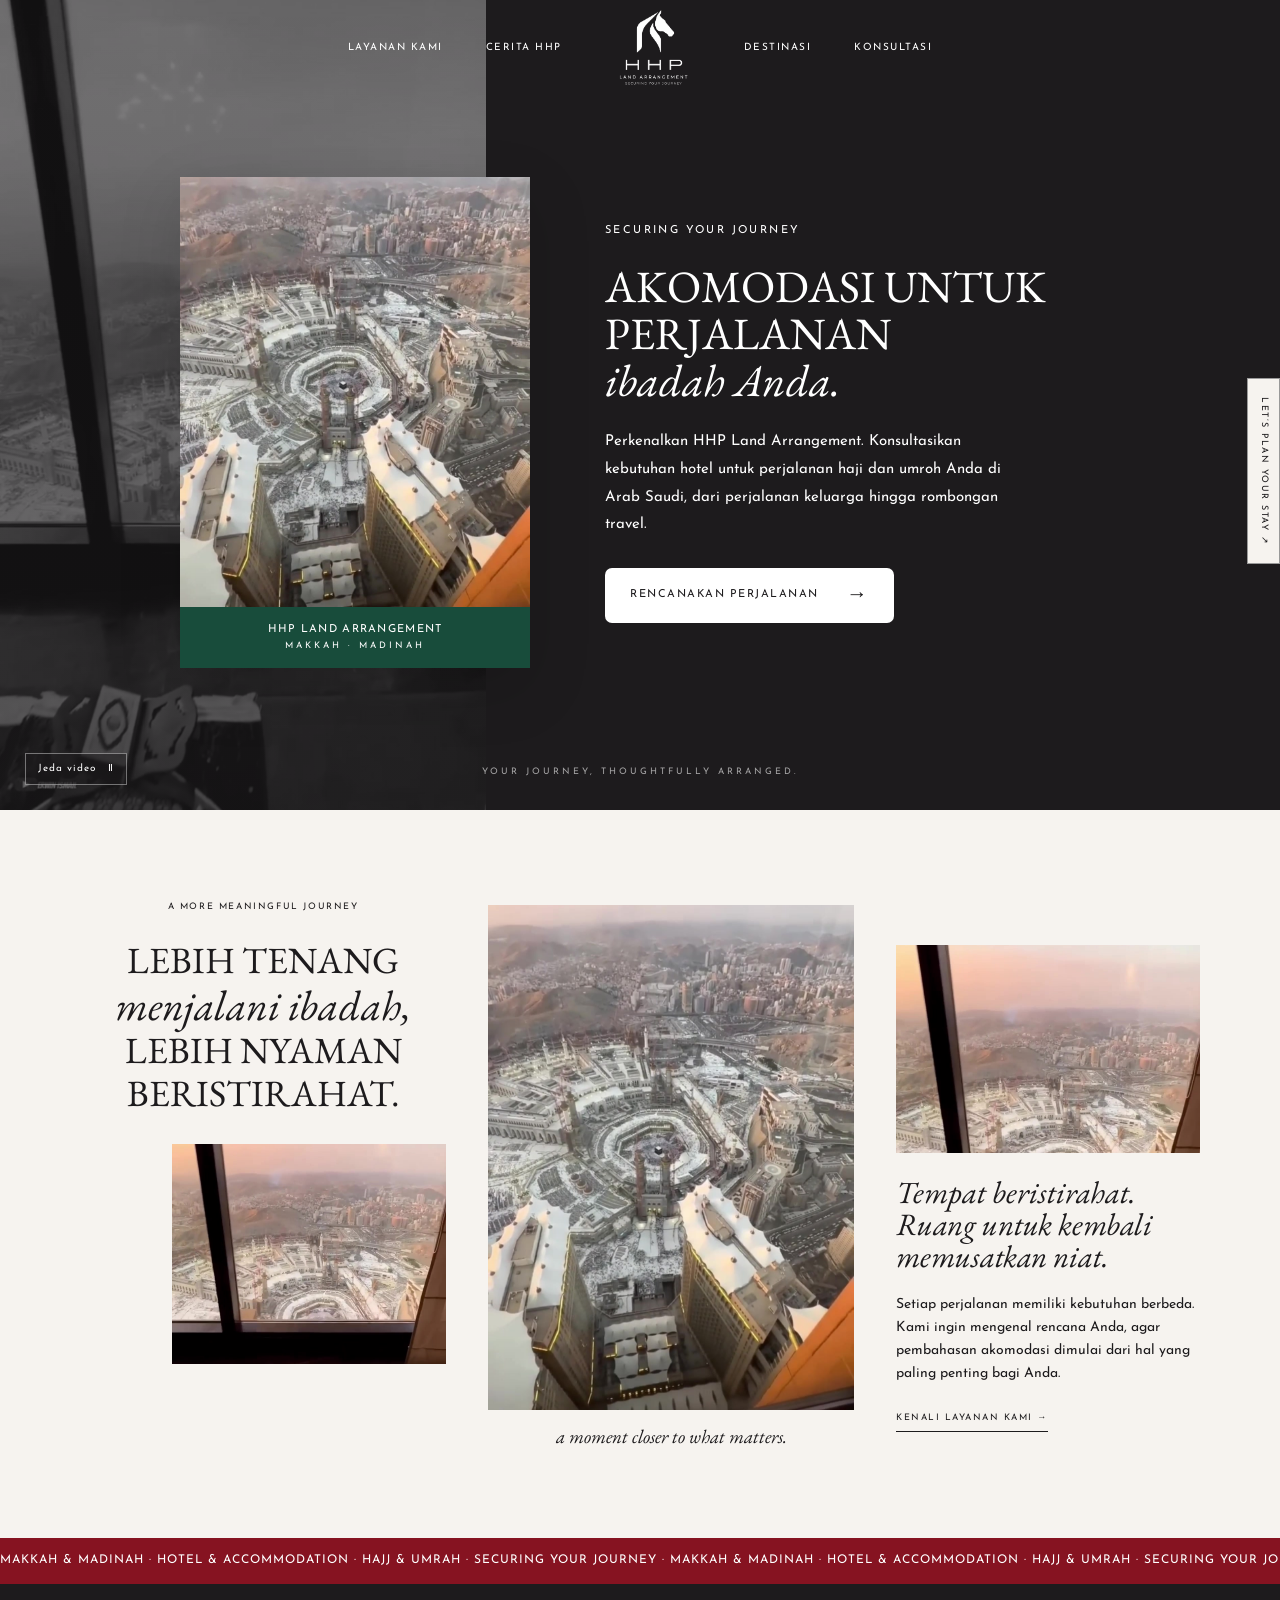
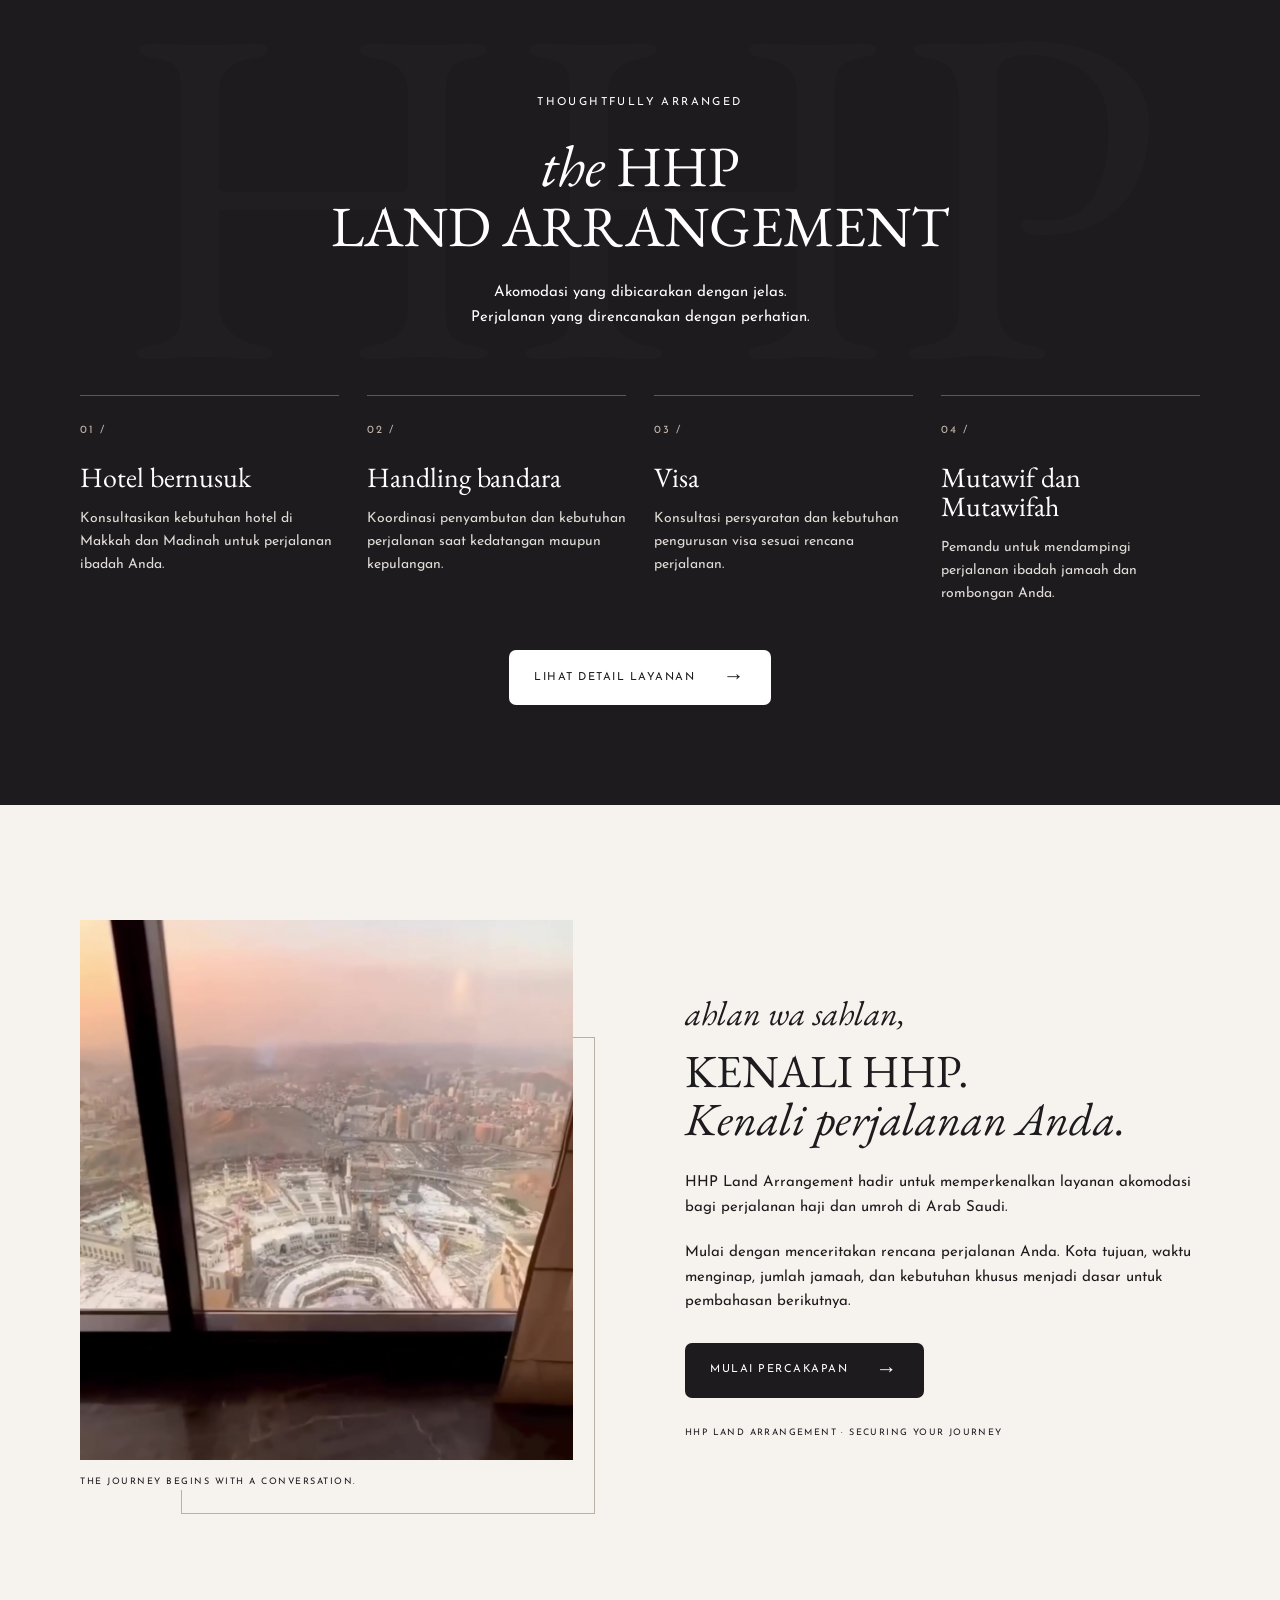
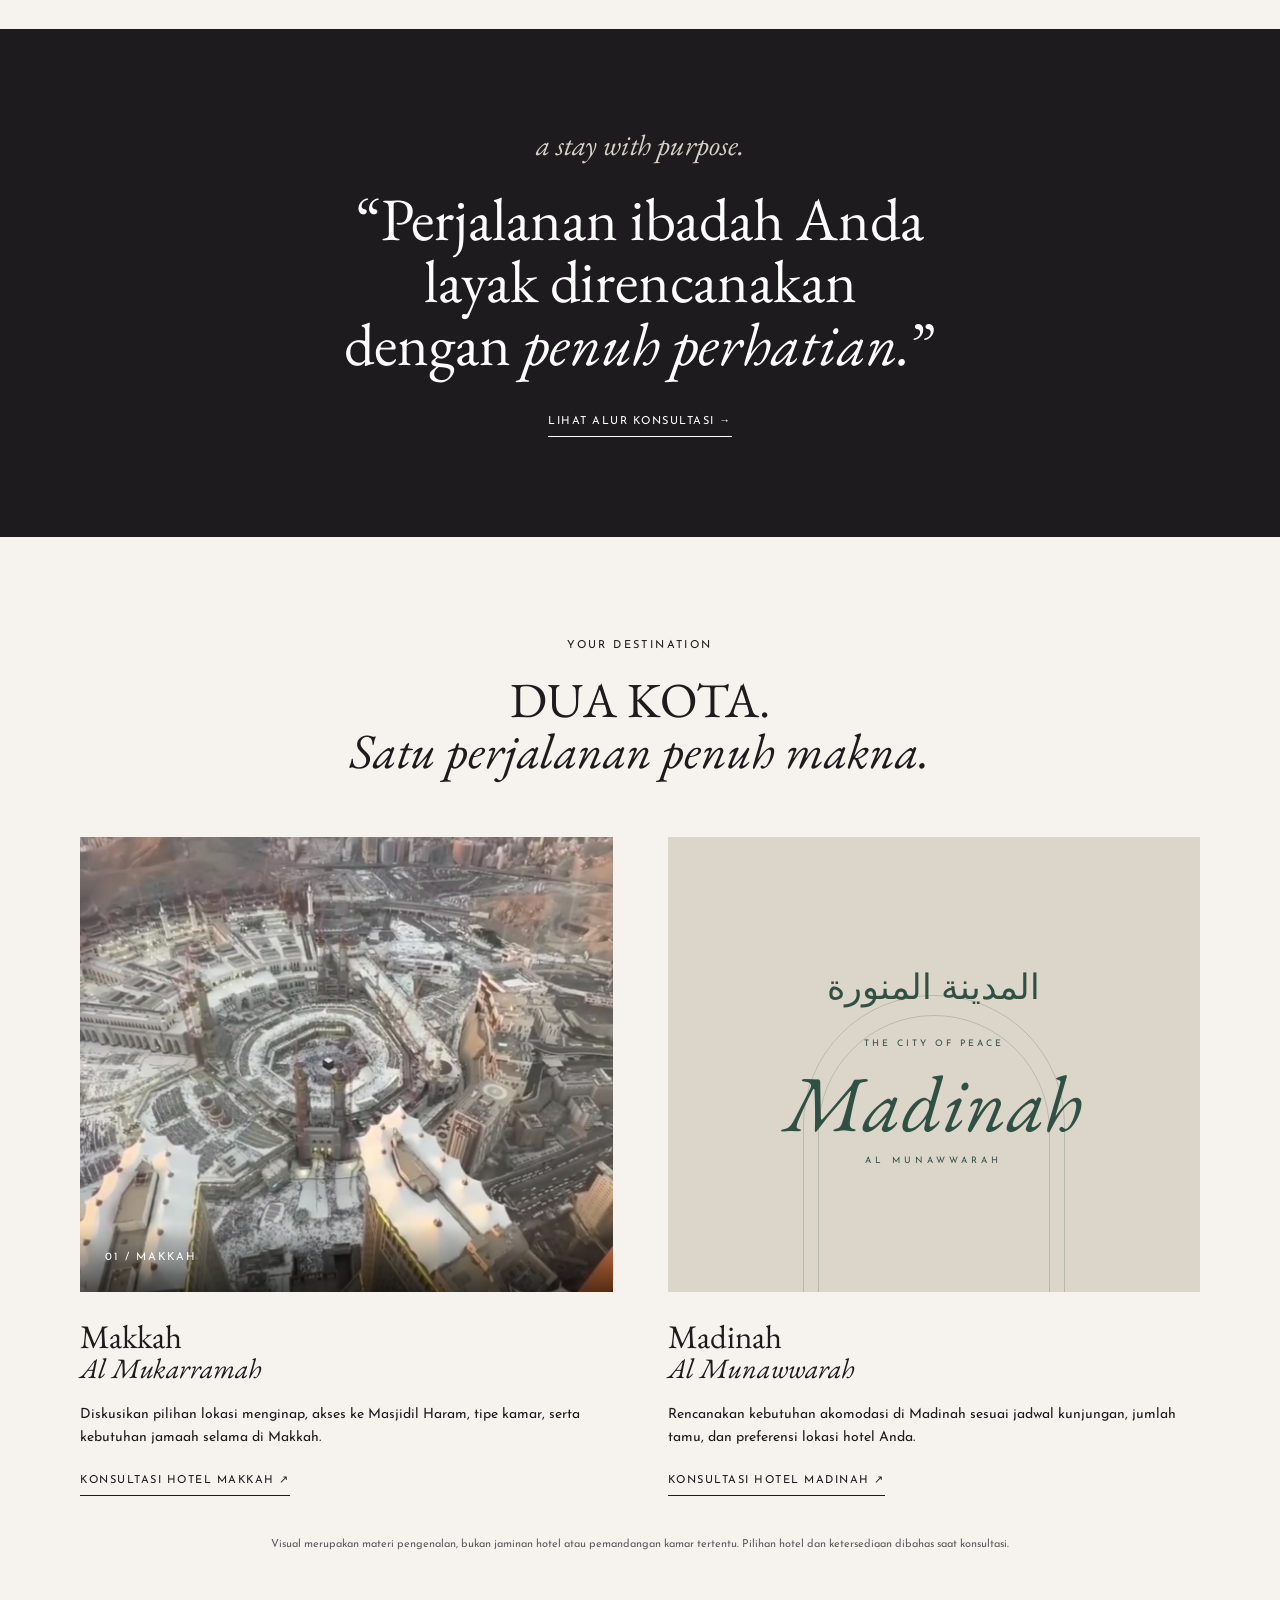
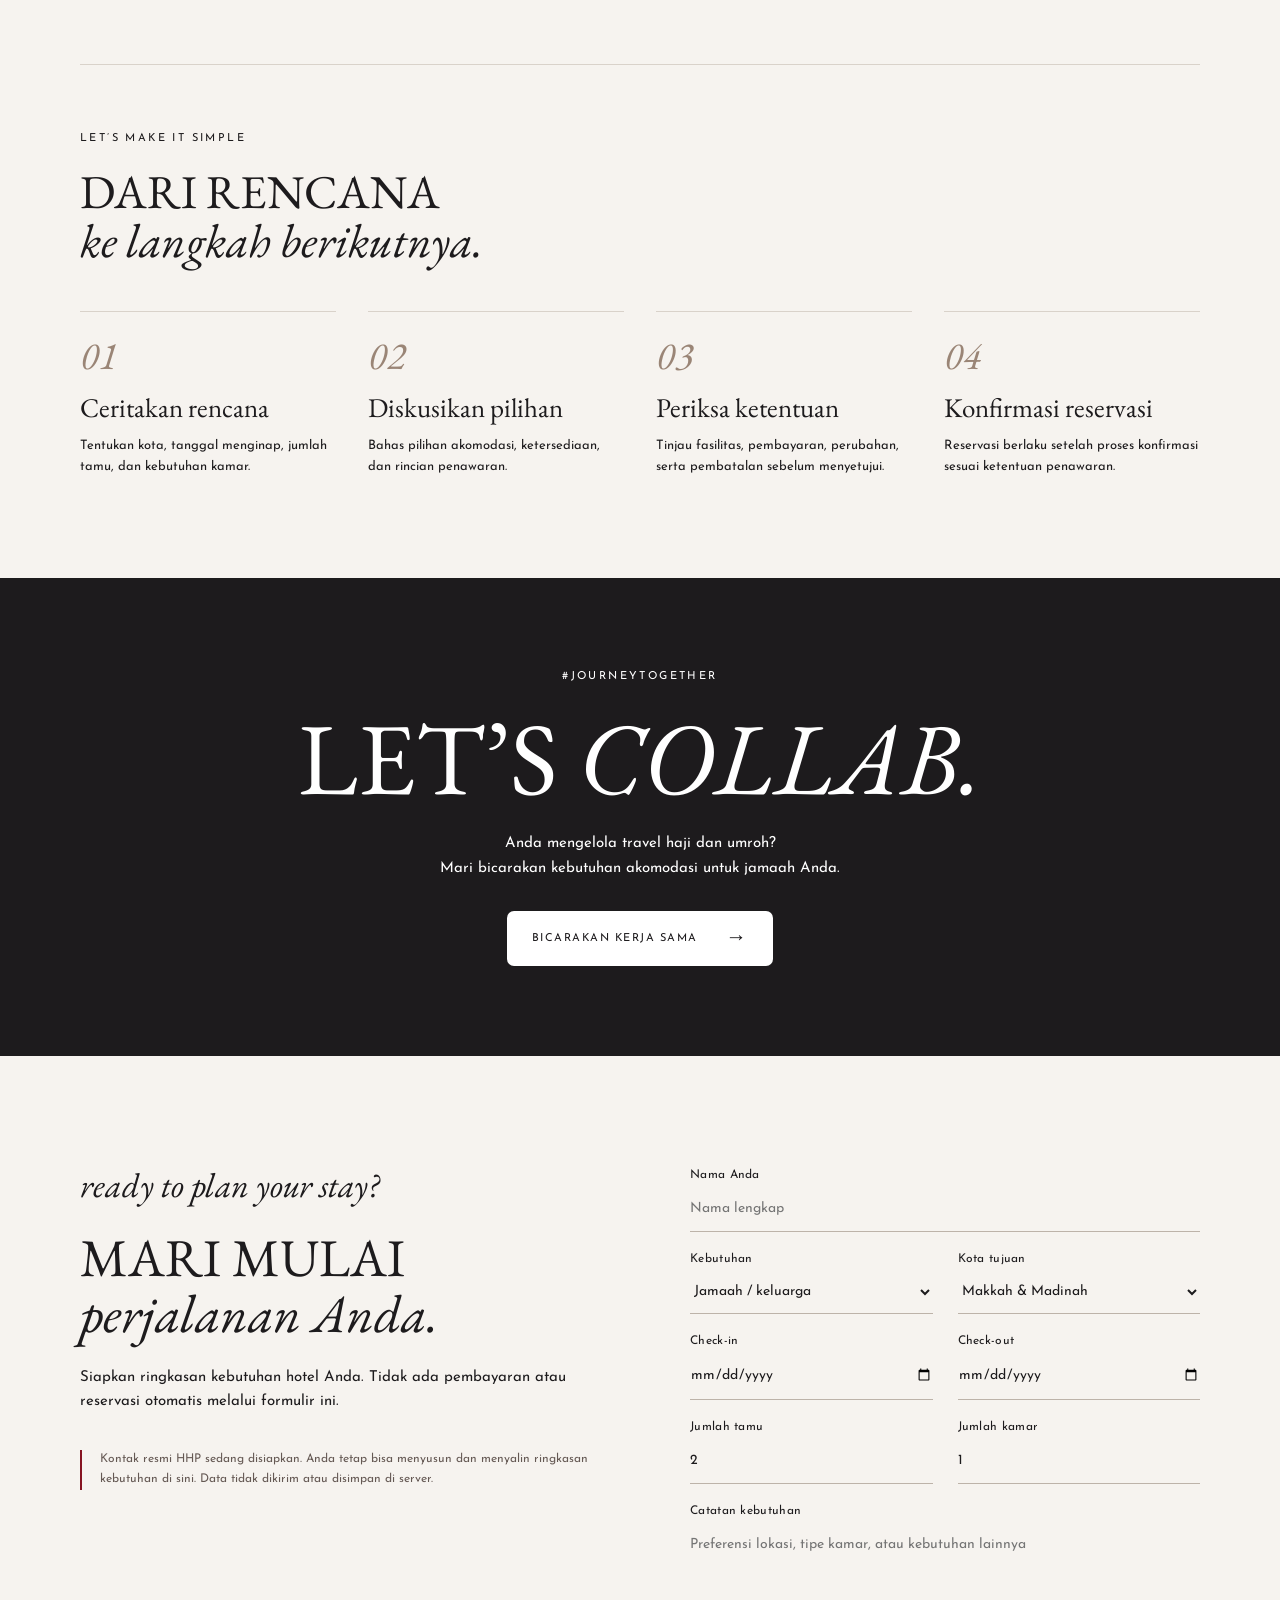
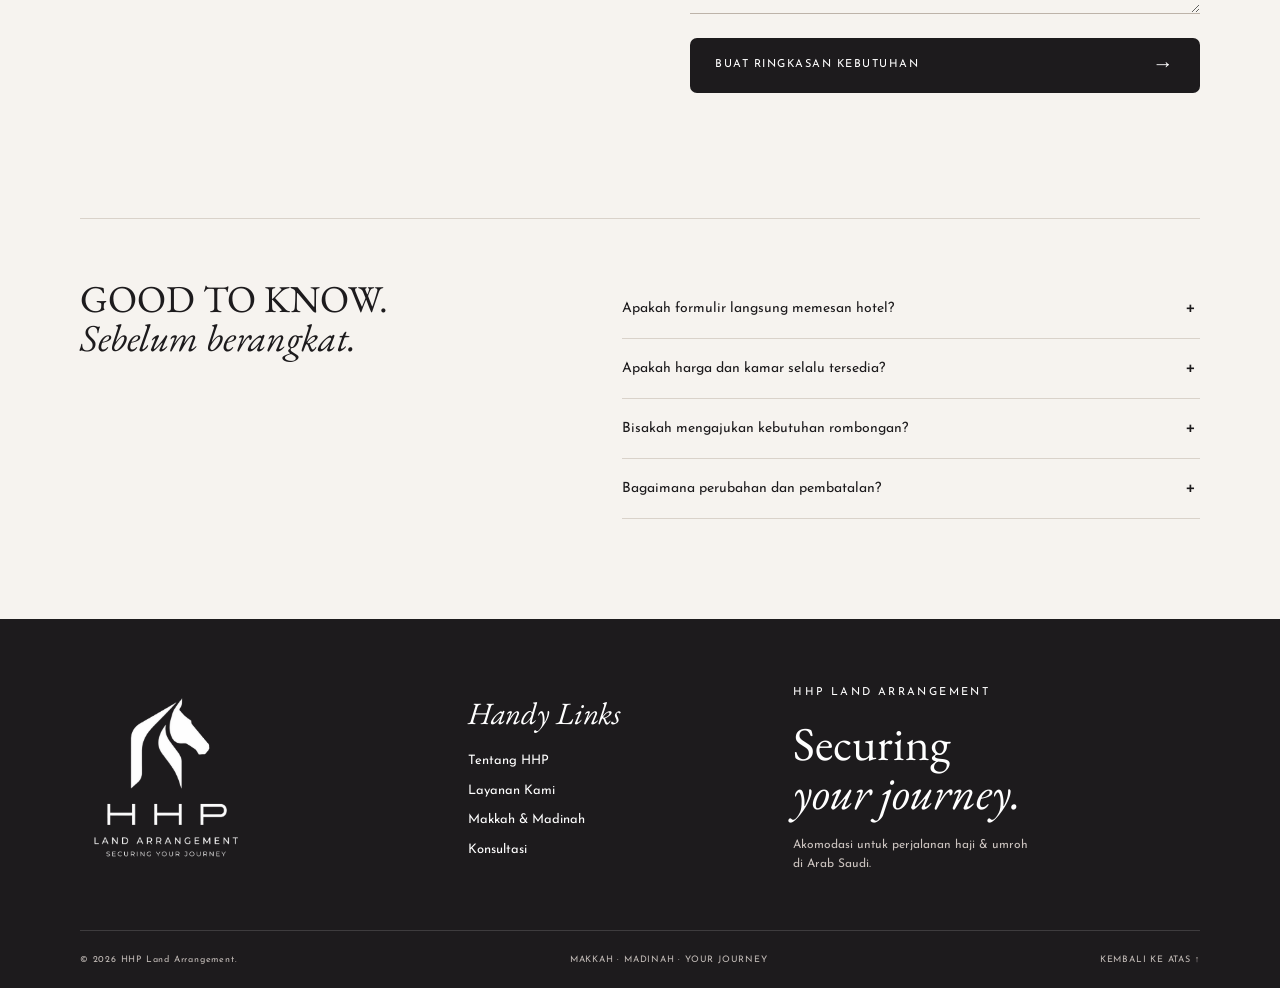
<file: index.html>
<!DOCTYPE html>
<html lang="id">
<head>
<meta charset="utf-8"><meta name="viewport" content="width=device-width,initial-scale=1">
<title>HHP Land Arrangement — Securing Your Journey</title>
<meta name="description" content="Kenali HHP Land Arrangement dan konsultasikan kebutuhan akomodasi hotel untuk perjalanan haji dan umroh Anda di Arab Saudi.">
<meta name="theme-color" content="#1d1b1d">
<link rel="icon" href="assets/logo-dark.png">
<link rel="stylesheet" href="css/hhp.css">
<link rel="stylesheet" href="css/services.css">
<script defer src="js/hhp.js"></script>
</head>
<body>
<a class="skip" href="#main">Langsung ke konten</a>
<header class="header" id="header">
<nav class="nav" aria-label="Navigasi utama">
<a href="layanan.html">LAYANAN KAMI</a><a href="#tentang">CERITA HHP</a>
<a href="#" class="brand" aria-label="HHP Land Arrangement — beranda"><img src="assets/logo-white.png" alt="HHP Land Arrangement"></a>
<a href="#destinasi">DESTINASI</a><a href="#konsultasi">KONSULTASI</a>
<button class="menu-toggle" aria-expanded="false" aria-controls="mobile-nav">MENU <span>☰</span></button>
</nav>
<div id="mobile-nav" class="mobile-nav" hidden><a href="layanan.html">Layanan kami</a><a href="#tentang">Cerita HHP</a><a href="#destinasi">Destinasi</a><a href="#konsultasi">Konsultasi</a></div>
</header>
<main id="main">
<section class="hero" aria-labelledby="hero-title">
<div class="hero-ambient"><video autoplay muted loop playsinline preload="metadata" poster="assets/hotel-poster.jpg" aria-label="Suasana akomodasi dan pemandangan Tanah Suci"><source src="assets/hotel-view.mp4" type="video/mp4"></video></div>
<div class="hero-inner">
<div class="hero-film"><video autoplay muted loop playsinline preload="metadata" poster="assets/haram-poster.jpg" aria-label="Pemandangan Masjidil Haram dari dalam bangunan"><source src="assets/haram-view.mp4" type="video/mp4"></video><div class="film-caption">HHP LAND ARRANGEMENT <span>MAKKAH · MADINAH</span></div></div>
<div class="hero-copy"><p class="eyebrow">SECURING YOUR JOURNEY</p><h1 id="hero-title">AKOMODASI UNTUK<br>PERJALANAN <em>ibadah Anda.</em></h1><p>Perkenalkan HHP Land Arrangement. Konsultasikan kebutuhan hotel untuk perjalanan haji dan umroh Anda di Arab Saudi, dari perjalanan keluarga hingga rombongan travel.</p><a class="button light" href="#konsultasi">RENCANAKAN PERJALANAN <span>→</span></a></div>
</div>
<span class="hero-bottom">YOUR JOURNEY, THOUGHTFULLY ARRANGED.</span>
<button class="motion-control" aria-pressed="false">Jeda video <span>Ⅱ</span></button>
</section>
<aside class="side-label"><a href="#konsultasi">LET’S PLAN YOUR STAY ↗</a></aside>
<section class="intro section-light" id="tentang">
<div class="intro-grid container">
<div class="intro-heading reveal"><p class="eyebrow">A MORE MEANINGFUL JOURNEY</p><h2>LEBIH TENANG<br><em>menjalani ibadah,</em><br>LEBIH NYAMAN<br>BERISTIRAHAT.</h2><div class="small-photo"><img src="assets/hotel-poster.jpg" alt="Cuplikan pemandangan dari video yang disediakan HHP" loading="lazy"></div></div>
<div class="intro-tall reveal"><img src="assets/haram-poster.jpg" alt="Pemandangan Masjidil Haram dalam materi visual HHP" loading="lazy"><span class="image-note">a moment closer to what matters.</span></div>
<div class="intro-aside reveal"><img src="assets/hotel-poster.jpg" alt="Suasana perjalanan ke Tanah Suci" loading="lazy"><h3>Tempat beristirahat.<br>Ruang untuk kembali<br><em>memusatkan niat.</em></h3><p>Setiap perjalanan memiliki kebutuhan berbeda. Kami ingin mengenal rencana Anda, agar pembahasan akomodasi dimulai dari hal yang paling penting bagi Anda.</p><a class="text-link" href="layanan.html">KENALI LAYANAN KAMI →</a></div>
</div>
</section>
<div class="ticker" aria-label="Hotel dan akomodasi untuk haji dan umroh"><div aria-hidden="true">MAKKAH & MADINAH · HOTEL & ACCOMMODATION · HAJJ & UMRAH · SECURING YOUR JOURNEY · MAKKAH & MADINAH · HOTEL & ACCOMMODATION · HAJJ & UMRAH · SECURING YOUR JOURNEY · </div></div>
<section class="services section-dark" id="layanan">
<span class="watermark" aria-hidden="true">HHP</span><div class="container services-inner"><p class="eyebrow reveal">THOUGHTFULLY ARRANGED</p><h2 class="reveal"><em>the</em> HHP<br>LAND ARRANGEMENT</h2><p class="section-lead reveal">Akomodasi yang dibicarakan dengan jelas.<br>Perjalanan yang direncanakan dengan perhatian.</p>
<div class="service-grid service-summary">
<article class="reveal"><span class="number">01 /</span><h3>Hotel bernusuk</h3><p>Konsultasikan kebutuhan hotel di Makkah dan Madinah untuk perjalanan ibadah Anda.</p></article>
<article class="reveal"><span class="number">02 /</span><h3>Handling bandara</h3><p>Koordinasi penyambutan dan kebutuhan perjalanan saat kedatangan maupun kepulangan.</p></article>
<article class="reveal"><span class="number">03 /</span><h3>Visa</h3><p>Konsultasi persyaratan dan kebutuhan pengurusan visa sesuai rencana perjalanan.</p></article>
<article class="reveal"><span class="number">04 /</span><h3>Mutawif dan Mutawifah</h3><p>Pemandu untuk mendampingi perjalanan ibadah jamaah dan rombongan Anda.</p></article>
</div><a class="button light reveal" href="layanan.html">LIHAT DETAIL LAYANAN <span>→</span></a></div>
</section>
<section class="about section-light"><div class="container about-grid"><div class="about-visual reveal"><img src="assets/hotel-poster.jpg" alt="Pemandangan Tanah Suci dari materi video HHP" loading="lazy"><span class="photo-tag">THE JOURNEY BEGINS WITH A CONVERSATION.</span></div><div class="about-copy reveal"><p class="italic-label">ahlan wa sahlan,</p><h2>KENALI HHP.<br><em>Kenali perjalanan Anda.</em></h2><p>HHP Land Arrangement hadir untuk memperkenalkan layanan akomodasi bagi perjalanan haji dan umroh di Arab Saudi.</p><p>Mulai dengan menceritakan rencana perjalanan Anda. Kota tujuan, waktu menginap, jumlah jamaah, dan kebutuhan khusus menjadi dasar untuk pembahasan berikutnya.</p><a class="button dark" href="#konsultasi">MULAI PERCAKAPAN <span>→</span></a><p class="micro">HHP LAND ARRANGEMENT · SECURING YOUR JOURNEY</p></div></div></section>
<section class="statement section-dark"><div class="container reveal"><p class="italic-label">a stay with purpose.</p><h2>“Perjalanan ibadah Anda<br>layak direncanakan<br>dengan <em>penuh perhatian.</em>”</h2><a class="text-link" href="#alur">LIHAT ALUR KONSULTASI →</a></div></section>
<section class="destinations section-light" id="destinasi"><div class="container"><div class="section-title reveal"><p class="eyebrow">YOUR DESTINATION</p><h2>DUA KOTA.<br><em>Satu perjalanan penuh makna.</em></h2></div><div class="destination-grid"><article class="destination-card reveal"><div class="destination-image"><img src="assets/haram-poster.jpg" alt="Pemandangan Masjidil Haram, Makkah" loading="lazy"><span>01 / MAKKAH</span></div><div class="destination-copy"><h3>Makkah <em>Al Mukarramah</em></h3><p>Diskusikan pilihan lokasi menginap, akses ke Masjidil Haram, tipe kamar, serta kebutuhan jamaah selama di Makkah.</p><a class="text-link" href="#konsultasi" data-city="Makkah">KONSULTASI HOTEL MAKKAH ↗</a></div></article><article class="destination-card destination-editorial reveal"><div class="city-art"><span class="city-arabic" lang="ar">المدينة المنورة</span><p>THE CITY OF PEACE</p><h3>Madinah</h3><span class="arch" aria-hidden="true"></span><small>AL MUNAWWARAH</small></div><div class="destination-copy"><h3>Madinah <em>Al Munawwarah</em></h3><p>Rencanakan kebutuhan akomodasi di Madinah sesuai jadwal kunjungan, jumlah tamu, dan preferensi lokasi hotel Anda.</p><a class="text-link" href="#konsultasi" data-city="Madinah">KONSULTASI HOTEL MADINAH ↗</a></div></article></div><p class="destination-note">Visual merupakan materi pengenalan, bukan jaminan hotel atau pemandangan kamar tertentu. Pilihan hotel dan ketersediaan dibahas saat konsultasi.</p></div></section>
<section class="process section-light" id="alur"><div class="container"><p class="eyebrow reveal">LET’S MAKE IT SIMPLE</p><h2 class="reveal">DARI RENCANA<br><em>ke langkah berikutnya.</em></h2><div class="steps"><article class="reveal"><span>01</span><h3>Ceritakan rencana</h3><p>Tentukan kota, tanggal menginap, jumlah tamu, dan kebutuhan kamar.</p></article><article class="reveal"><span>02</span><h3>Diskusikan pilihan</h3><p>Bahas pilihan akomodasi, ketersediaan, dan rincian penawaran.</p></article><article class="reveal"><span>03</span><h3>Periksa ketentuan</h3><p>Tinjau fasilitas, pembayaran, perubahan, serta pembatalan sebelum menyetujui.</p></article><article class="reveal"><span>04</span><h3>Konfirmasi reservasi</h3><p>Reservasi berlaku setelah proses konfirmasi sesuai ketentuan penawaran.</p></article></div></div></section>
<section class="collab section-dark"><div class="container reveal"><p class="eyebrow">#JOURNEYTOGETHER</p><h2>LET’S <em>COLLAB.</em></h2><p>Anda mengelola travel haji dan umroh?<br>Mari bicarakan kebutuhan akomodasi untuk jamaah Anda.</p><a class="button light" href="#konsultasi" data-type="Mitra travel">BICARAKAN KERJA SAMA <span>→</span></a></div></section>
<section class="consult section-light" id="konsultasi"><div class="container consult-grid"><div class="reveal"><p class="italic-label">ready to plan your stay?</p><h2>MARI MULAI<br><em>perjalanan Anda.</em></h2><p>Siapkan ringkasan kebutuhan hotel Anda. Tidak ada pembayaran atau reservasi otomatis melalui formulir ini.</p><div class="contact-note"><p>Kontak resmi HHP sedang disiapkan. Anda tetap bisa menyusun dan menyalin ringkasan kebutuhan di sini. Data tidak dikirim atau disimpan di server.</p></div></div>
<form class="inquiry-form reveal" id="inquiry-form" data-whatsapp=""><label>Nama Anda<input name="name" autocomplete="name" maxlength="100" required placeholder="Nama lengkap"></label><div class="form-row"><label>Kebutuhan<select name="type"><option>Jamaah / keluarga</option><option>Grup / rombongan</option><option>Mitra travel</option></select></label><label>Kota tujuan<select name="city"><option>Makkah & Madinah</option><option>Makkah</option><option>Madinah</option></select></label></div><div class="form-row"><label>Check-in<input type="date" name="checkin" required></label><label>Check-out<input type="date" name="checkout" required></label></div><div class="form-row"><label>Jumlah tamu<input type="number" min="1" max="10000" name="guests" value="2" required></label><label>Jumlah kamar<input type="number" min="1" max="5000" name="rooms" value="1" required></label></div><label>Catatan kebutuhan<textarea name="notes" maxlength="1500" rows="3" placeholder="Preferensi lokasi, tipe kamar, atau kebutuhan lainnya"></textarea></label><button class="button dark" type="submit">BUAT RINGKASAN KEBUTUHAN <span>→</span></button><p class="form-status" role="status" aria-live="polite"></p><div class="summary" hidden><label>Ringkasan Anda<textarea id="inquiry-summary" rows="10" readonly></textarea></label><button type="button" class="text-link copy-summary">SALIN RINGKASAN →</button></div></form></div></section>
<section class="faq section-light"><div class="container faq-grid"><h2>GOOD TO KNOW.<br><em>Sebelum berangkat.</em></h2><div><details><summary>Apakah formulir langsung memesan hotel?</summary><p>Tidak. Formulir hanya menyiapkan kebutuhan konsultasi. Pemesanan memerlukan pengecekan ketersediaan, persetujuan penawaran, dan konfirmasi reservasi.</p></details><details><summary>Apakah harga dan kamar selalu tersedia?</summary><p>Harga dan ketersediaan mengikuti hotel, tanggal menginap, tipe kamar, dan jumlah tamu. Pastikan rincian tertulis sudah dikonfirmasi sebelum melakukan pembayaran.</p></details><details><summary>Bisakah mengajukan kebutuhan rombongan?</summary><p>Silakan pilih kebutuhan grup atau mitra travel, lalu isi jumlah tamu dan kamar. Cantumkan kebutuhan pembagian kamar pada catatan.</p></details><details><summary>Bagaimana perubahan dan pembatalan?</summary><p>Ketentuan mengikuti penawaran dan kebijakan hotel yang disepakati. Mintalah penjelasan ketentuan tersebut sebelum menyetujui reservasi.</p></details></div></div></section>
</main>
<footer class="footer section-dark"><div class="container footer-grid"><a href="#" class="footer-logo"><img src="assets/logo-white.png" alt="HHP Land Arrangement, Securing Your Journey" loading="lazy"></a><div><p class="italic-label">Handy Links</p><a href="#tentang">Tentang HHP</a><a href="layanan.html">Layanan Kami</a><a href="#destinasi">Makkah & Madinah</a><a href="#konsultasi">Konsultasi</a></div><div class="footer-message"><p class="eyebrow">HHP LAND ARRANGEMENT</p><h2>Securing<br><em>your journey.</em></h2><p>Akomodasi untuk perjalanan haji & umroh di Arab Saudi.</p></div></div><div class="container footer-bottom"><span>© 2026 HHP Land Arrangement.</span><span>MAKKAH · MADINAH · YOUR JOURNEY</span><a href="#">KEMBALI KE ATAS ↑</a></div></footer>
</body></html>
</file>
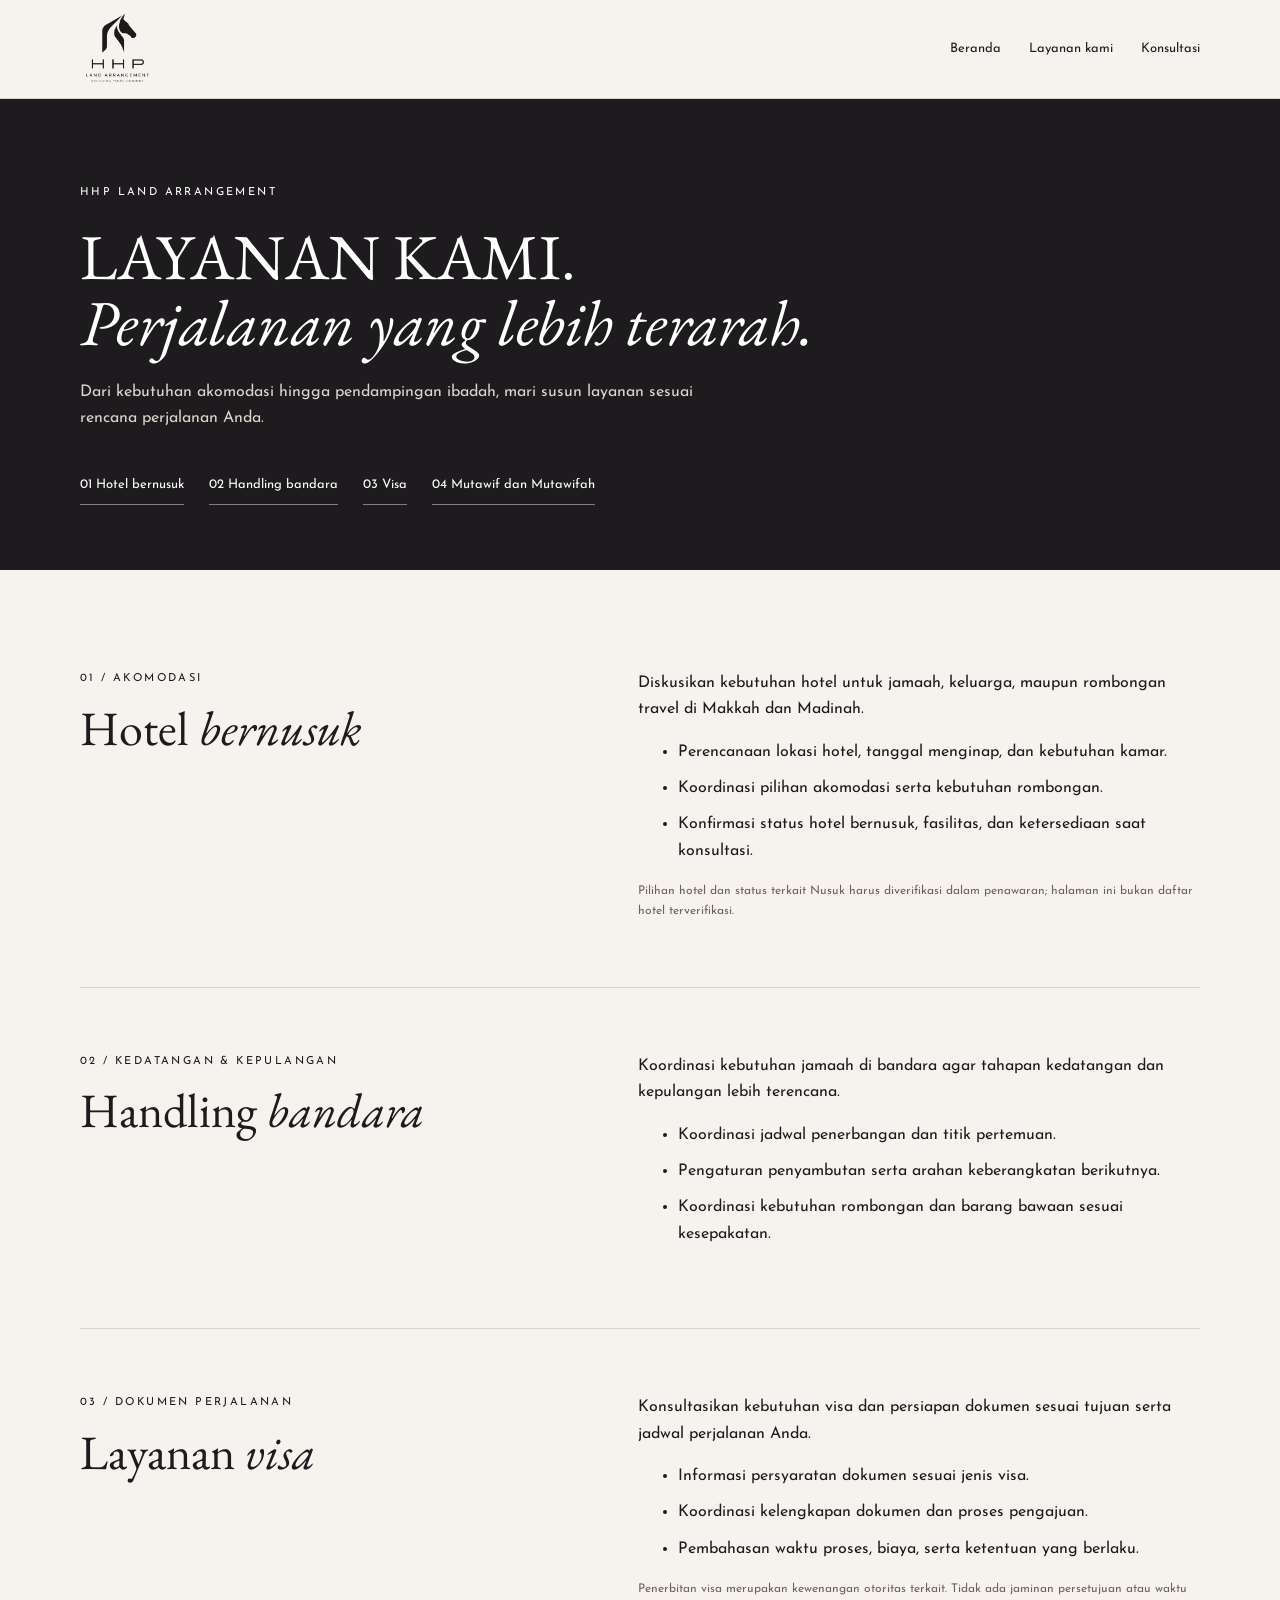
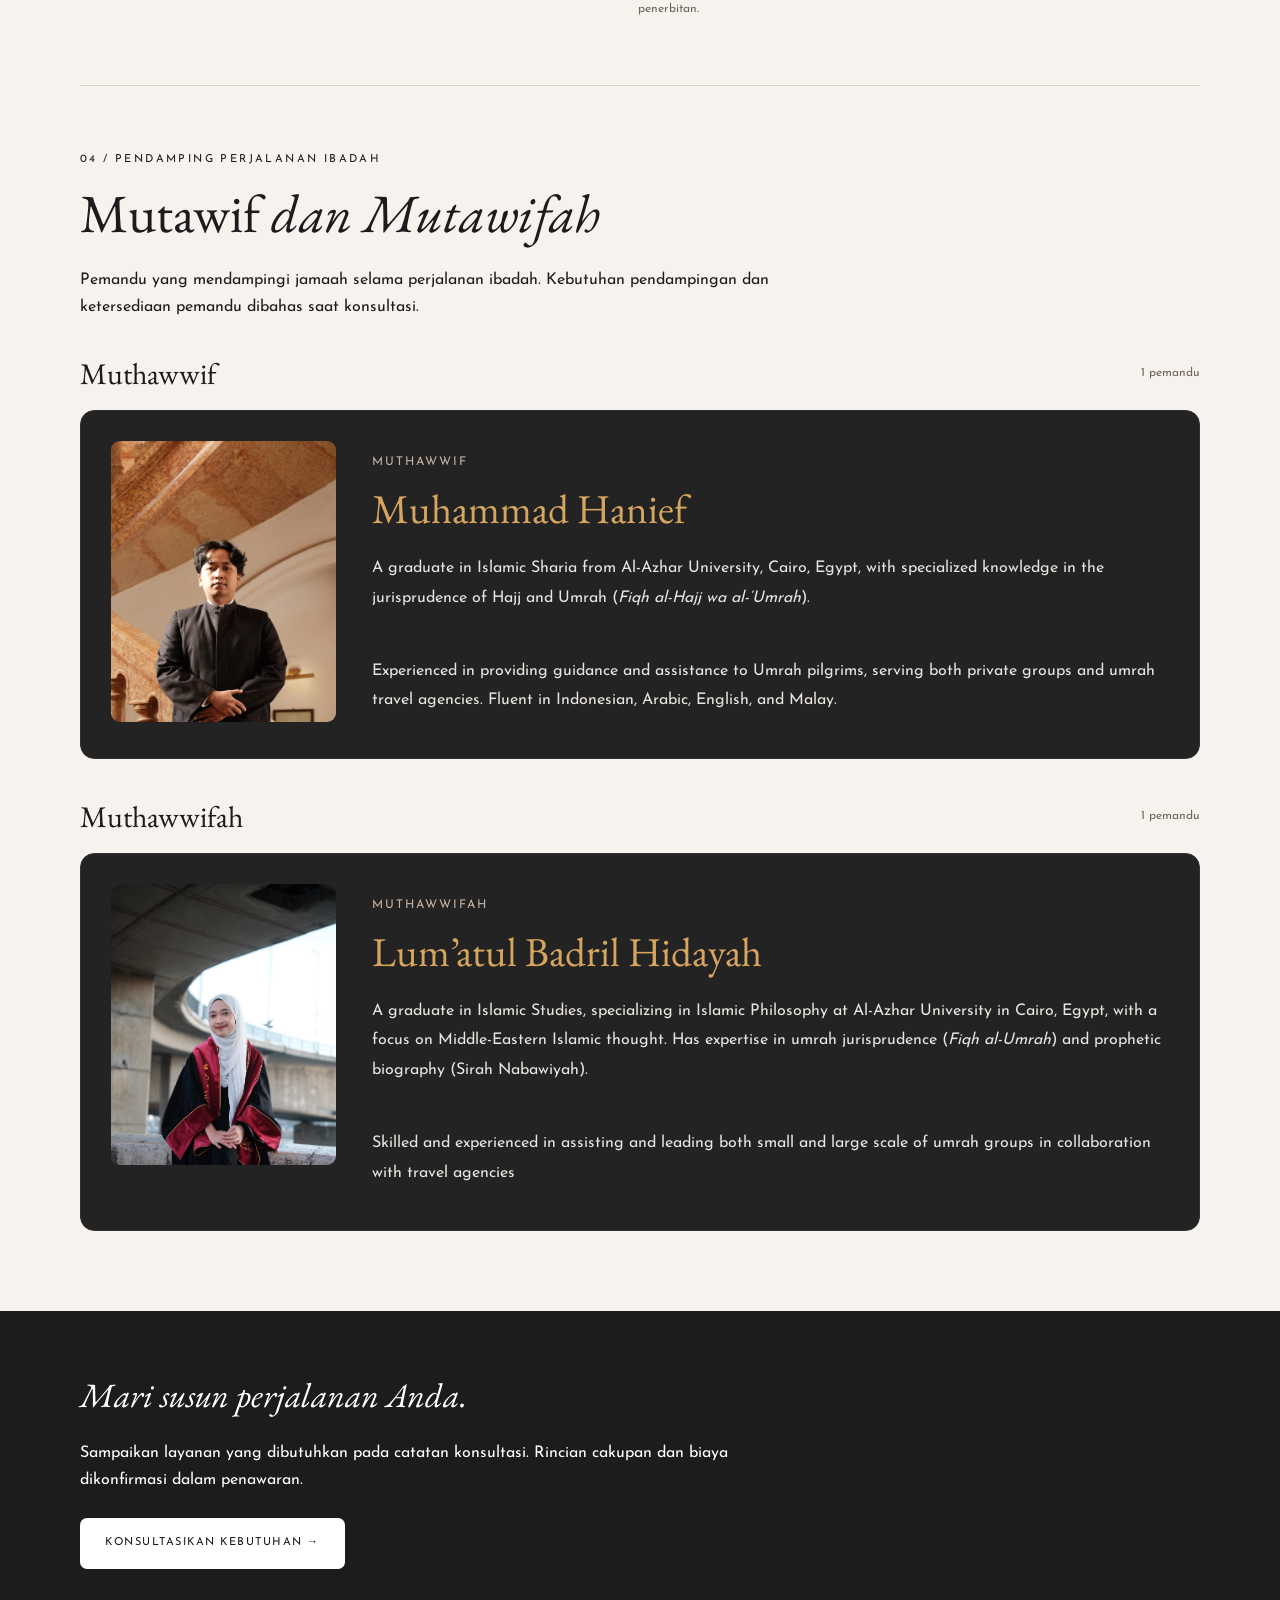
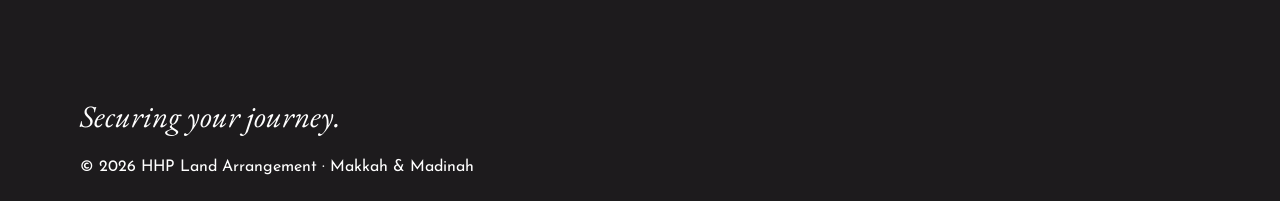
<file: layanan.html>
<!doctype html><html lang="id"><head><meta charset="utf-8"><meta name="viewport" content="width=device-width,initial-scale=1"><title>Layanan kami — HHP Land Arrangement</title><link rel="icon" href="assets/logo-dark.png"><link rel="stylesheet" href="css/hhp.css"><link rel="stylesheet" href="css/services.css"></head><body><a class="skip" href="#main">Langsung ke konten</a><header class="page-header"><a class="page-brand" href="index.html"><img src="assets/logo-dark.png" alt="HHP Land Arrangement"></a><nav aria-label="Navigasi utama"><a href="index.html">Beranda</a><a href="layanan.html">Layanan kami</a><a href="index.html#konsultasi">Konsultasi</a></nav></header><main id="main">
<section class="service-hero section-dark"><div class="container"><p class="eyebrow">HHP LAND ARRANGEMENT</p><h1>LAYANAN KAMI.<br><em>Perjalanan yang lebih terarah.</em></h1><p>Dari kebutuhan akomodasi hingga pendampingan ibadah, mari susun layanan sesuai rencana perjalanan Anda.</p><nav class="service-jumps" aria-label="Daftar layanan"><a href="#hotel">01 Hotel bernusuk</a><a href="#bandara">02 Handling bandara</a><a href="#visa">03 Visa</a><a href="#pemandu">04 Mutawif dan Mutawifah</a></nav></div></section>
<div class="container service-details">
<section id="hotel" class="service-detail"><div><p class="eyebrow">01 / AKOMODASI</p><h2>Hotel <em>bernusuk</em></h2></div><div><p>Diskusikan kebutuhan hotel untuk jamaah, keluarga, maupun rombongan travel di Makkah dan Madinah.</p><ul><li>Perencanaan lokasi hotel, tanggal menginap, dan kebutuhan kamar.</li><li>Koordinasi pilihan akomodasi serta kebutuhan rombongan.</li><li>Konfirmasi status hotel bernusuk, fasilitas, dan ketersediaan saat konsultasi.</li></ul><p class="service-note">Pilihan hotel dan status terkait Nusuk harus diverifikasi dalam penawaran; halaman ini bukan daftar hotel terverifikasi.</p></div></section>
<section id="bandara" class="service-detail"><div><p class="eyebrow">02 / KEDATANGAN & KEPULANGAN</p><h2>Handling <em>bandara</em></h2></div><div><p>Koordinasi kebutuhan jamaah di bandara agar tahapan kedatangan dan kepulangan lebih terencana.</p><ul><li>Koordinasi jadwal penerbangan dan titik pertemuan.</li><li>Pengaturan penyambutan serta arahan keberangkatan berikutnya.</li><li>Koordinasi kebutuhan rombongan dan barang bawaan sesuai kesepakatan.</li></ul></div></section>
<section id="visa" class="service-detail"><div><p class="eyebrow">03 / DOKUMEN PERJALANAN</p><h2>Layanan <em>visa</em></h2></div><div><p>Konsultasikan kebutuhan visa dan persiapan dokumen sesuai tujuan serta jadwal perjalanan Anda.</p><ul><li>Informasi persyaratan dokumen sesuai jenis visa.</li><li>Koordinasi kelengkapan dokumen dan proses pengajuan.</li><li>Pembahasan waktu proses, biaya, serta ketentuan yang berlaku.</li></ul><p class="service-note">Penerbitan visa merupakan kewenangan otoritas terkait. Tidak ada jaminan persetujuan atau waktu penerbitan.</p></div></section>
<section id="pemandu" class="guide-section"><p class="eyebrow">04 / PENDAMPING PERJALANAN IBADAH</p><h2>Mutawif <em>dan Mutawifah</em></h2><p>Pemandu yang mendampingi jamaah selama perjalanan ibadah. Kebutuhan pendampingan dan ketersediaan pemandu dibahas saat konsultasi.</p>
<div class="guide-groups">
<section class="guide-carousel" data-guide-carousel aria-labelledby="heading-mutawif">
<div class="guide-carousel-heading"><h3 id="heading-mutawif">Muthawwif</h3><span class="guide-total">1 pemandu</span></div>
<div class="guide-slider-stage">
<div class="guide-track" id="track-mutawif" data-guide-track tabindex="0" role="region" aria-label="Profil Muthawwif; geser untuk melihat pemandu lainnya">
<article class="guide-profile" aria-labelledby="guide-name-2" role="group" aria-roledescription="slide" aria-label="1 dari 1">
<div class="guide-profile-photo"><img src="assets/guides/profil-2.jpg" alt="Muhammad Hanief — Mutawif" loading="lazy" width="600" height="750" draggable="false"></div>
<div class="guide-profile-content"><p class="guide-profile-category">Muthawwif</p><h3 id="guide-name-2">Muhammad Hanief</h3>
<div class="guide-bio">A graduate in Islamic Sharia from Al-Azhar University, Cairo, Egypt, with specialized knowledge in the jurisprudence of Hajj and Umrah (<em>Fiqh al-Hajj wa al-‘Umrah</em>). <p><br></p><p>Experienced in providing guidance and assistance to Umrah pilgrims, serving both private groups and umrah travel agencies. Fluent in Indonesian, Arabic, English, and Malay.</p></div></div></article>
</div>
</div>
</section>
<section class="guide-carousel" data-guide-carousel aria-labelledby="heading-mutawifah">
<div class="guide-carousel-heading"><h3 id="heading-mutawifah">Muthawwifah</h3><span class="guide-total">1 pemandu</span></div>
<div class="guide-slider-stage">
<div class="guide-track" id="track-mutawifah" data-guide-track tabindex="0" role="region" aria-label="Profil Muthawwifah; geser untuk melihat pemandu lainnya">
<article class="guide-profile" aria-labelledby="guide-name-5" role="group" aria-roledescription="slide" aria-label="1 dari 1">
<div class="guide-profile-photo"><img src="assets/guides/profil-5.jpg" alt="Lum’atul Badrilhidayah — Mutawifah" loading="lazy" width="600" height="750" draggable="false"></div>
<div class="guide-profile-content"><p class="guide-profile-category">Muthawwifah</p><h3 id="guide-name-5">Lum’atul Badril Hidayah</h3>
<div class="guide-bio">A graduate in Islamic Studies, specializing in Islamic Philosophy at Al-Azhar University in Cairo, Egypt, with a focus on Middle-Eastern Islamic thought. Has expertise in umrah jurisprudence (<em>Fiqh al-Umrah</em>) and prophetic biography (Sirah Nabawiyah).<p><br></p><p>Skilled and experienced in assisting and leading both small and large scale of umrah groups in collaboration with travel agencies</p></div></div></article>
</div>
</div>
</section>
</div>
</section></div><section class="section-dark service-cta"><div class="container"><p class="italic-label">Mari susun perjalanan Anda.</p><p>Sampaikan layanan yang dibutuhkan pada catatan konsultasi. Rincian cakupan dan biaya dikonfirmasi dalam penawaran.</p><a class="button light" href="index.html#konsultasi">KONSULTASIKAN KEBUTUHAN →</a></div></section>
</main><footer class="footer section-dark"><div class="container"><p class="italic-label">Securing your journey.</p><p>© 2026 HHP Land Arrangement · Makkah & Madinah</p></div></footer><script src="js/guide-carousel.js" defer></script></body></html>
</file>
<file: css/hhp.css>
@import url("fonts.css");
:root{--ink:#1d1b1d;--paper:#f6f3ef;--red:#861321;--green:#184c3b;--line:#d9d2ca;--serif:Garamond,'EB Garamond','Times New Roman',serif;--sans:'Josefin Sans',sans-serif}*{box-sizing:border-box}html{scroll-behavior:smooth;scroll-padding-top:100px}body{margin:0;background:var(--paper);color:var(--ink);font-family:var(--sans);font-size:16px;line-height:1.65}h1,h2,h3,p{margin:0}h1,h2,h3{font-family:var(--serif);font-weight:400;line-height:1.04}h2{font-size:clamp(38px,4.2vw,65px)}h3{font-size:31px}em{font-weight:400}a{color:inherit;text-decoration:none}button,input,textarea,select{font:inherit}button,a,input,textarea,select{-webkit-tap-highlight-color:transparent}button{cursor:pointer}img,video{max-width:100%;display:block}img{object-fit:cover}p+p{margin-top:20px}a:focus-visible,button:focus-visible,input:focus-visible,textarea:focus-visible,select:focus-visible,summary:focus-visible{outline:3px solid #b77d46;outline-offset:5px}.container{width:min(1120px,calc(100% - 80px));margin:auto}.section-light{background:var(--paper)}.section-dark{background:var(--ink);color:white}.eyebrow{font-family:var(--sans);font-size:11px;letter-spacing:2.4px;line-height:1.6}.italic-label{font-family:var(--serif);font-style:italic;font-size:34px;line-height:1.15}.button{display:inline-flex;align-items:center;justify-content:space-between;gap:28px;min-height:50px;border:1px solid transparent;border-radius:7px;padding:16px 24px;font-family:var(--sans);font-size:11px;line-height:1.5;letter-spacing:1.5px;transition:background .2s,transform .2s}.button:hover{transform:translateY(-3px)}.button span{font-size:21px;line-height:1}.button.light{background:#fff;color:var(--ink)}.button.light:hover{background:#e8e2da}.button.dark{background:var(--ink);color:#fff}.button.dark:hover{background:#48353a}.text-link{display:inline-block;font:11px var(--sans);letter-spacing:1.5px;border:0;border-bottom:1px solid currentColor;padding:9px 0;background:none;color:inherit}.skip{position:fixed;top:-100px;left:15px;z-index:100;background:#fff;padding:15px;color:#111}.skip:focus{top:10px}.header{position:absolute;top:0;width:100%;z-index:20;color:white;transition:background .25s}.header.scrolled{position:fixed;background:rgba(246,243,239,.97);color:var(--ink);box-shadow:0 1px 0 #ddd}.nav{height:97px;display:flex;align-items:center;justify-content:center;gap:43px;margin:auto;max-width:1100px}.nav>a:not(.brand){font-size:10px;letter-spacing:1.5px}.nav>a:not(.brand):hover{opacity:.6}.brand{width:86px;height:81px;margin:0 5px}.brand img{width:100%;height:100%;object-fit:contain}.header.scrolled .brand img{filter:invert(1)}.menu-toggle{display:none}.mobile-nav{background:var(--paper);color:var(--ink);padding:12px 25px 25px}.mobile-nav a{display:block;padding:9px 0}.hero{min-height:760px;height:90vh;max-height:1000px;background:var(--ink);color:white;position:relative;overflow:hidden}.hero-ambient{position:absolute;width:38%;height:100%;left:0;top:0}.hero-ambient video{width:100%;height:100%;object-fit:cover;filter:grayscale(1);opacity:.43}.hero-ambient:after{content:'';position:absolute;inset:0;background:linear-gradient(0deg,rgba(29,27,29,.24),transparent)}.hero-inner{position:relative;display:grid;grid-template-columns:420px 1fr;gap:70px;align-items:center;width:min(1050px,calc(100% - 100px));height:100%;margin:auto;padding:125px 0 90px}.hero-film{width:350px;margin-left:65px;box-shadow:0 20px 60px #0002}.hero-film video{width:100%;height:430px;object-fit:cover}.film-caption{background:var(--green);padding:14px 12px;font-size:11px;letter-spacing:1.3px;text-align:center}.film-caption span{font-size:9px;display:block;letter-spacing:3px}.hero-copy{max-width:470px}.hero-copy .eyebrow{margin-bottom:24px}.hero h1{font-size:clamp(36px,3.5vw,54px);line-height:1.04}.hero h1 em{display:block;text-transform:none}.hero-copy>p:not(.eyebrow){font-size:15px;max-width:420px;line-height:1.85;margin-top:25px}.hero-copy .button{margin-top:29px}.hero-bottom{position:absolute;bottom:30px;left:50%;transform:translateX(-50%);font-size:9px;letter-spacing:3px;white-space:nowrap;opacity:.6}.motion-control{position:absolute;bottom:25px;left:25px;border:1px solid #ffffff65;background:#1d1b1d80;color:#fff;padding:7px 12px;font-size:10px;letter-spacing:1px}.motion-control span{margin-left:8px}.side-label{position:fixed;right:0;top:42%;z-index:15;background:var(--paper);color:var(--ink);border:1px solid #999;font-size:9px;letter-spacing:1.5px;writing-mode:vertical-rl;padding:18px 8px}.intro{padding:90px 0 75px}.intro-grid{display:grid;grid-template-columns:1fr 1fr .83fr;gap:42px;align-items:start}.intro-heading{text-align:center}.intro-heading .eyebrow{margin:0 0 25px;font-size:9px;letter-spacing:1.6px}.intro-heading h2{font-size:37px;line-height:1.14;margin:0 -25px 30px}.intro-heading h2 em{font-size:42px;white-space:nowrap}.small-photo{width:75%;height:220px;margin-left:auto}.small-photo img{width:100%;height:100%}.intro-tall{padding-top:5px}.intro-tall>img{width:100%;height:505px}.image-note{display:block;font:italic 19px var(--serif);text-align:center;margin:14px -20px}.intro-aside{padding-top:45px}.intro-aside>img{height:208px;width:100%;object-position:50% 35%}.intro-aside h3{margin:24px 0 20px;font-size:31px;font-style:italic;line-height:1.03}.intro-aside p{font-size:14px}.intro-aside .text-link{margin-top:18px;font-size:9px}.ticker{background:var(--red);color:#fff;overflow:hidden;padding:13px 0;font-size:12px;letter-spacing:1px;white-space:nowrap}.ticker>div{display:inline-block;animation:ticker 38s linear infinite}@keyframes ticker{to{transform:translateX(-50%)}}.services{position:relative;overflow:hidden;text-align:center;padding:110px 0 100px}.watermark{position:absolute;font:400 480px var(--serif);color:#ffffff03;left:50%;top:-110px;transform:translateX(-50%);pointer-events:none}.services-inner{position:relative}.services h2{margin-top:25px;font-size:57px}.services h2 em{font-size:58px}.section-lead{max-width:540px;margin:25px auto 0;font-size:15px}.service-grid{display:grid;grid-template-columns:repeat(3,1fr);gap:45px;text-align:left;margin:65px 0 45px}.service-grid article{border-top:1px solid #ffffff45;padding-top:20px}.number{font-size:11px;color:#c4b5aa;letter-spacing:2px}.service-grid h3{margin:20px 0 15px;font-size:31px}.service-grid p{font-size:14px;color:#e1dbd7}.about{padding:115px 0}.about-grid{display:grid;grid-template-columns:1fr 1fr;gap:90px;align-items:center}.about-visual{position:relative;padding:0 22px 24px 0}.about-visual:after{content:'';position:absolute;z-index:0;right:0;bottom:0;width:80%;height:80%;border:1px solid #b9afa3}.about-visual img{position:relative;z-index:1;width:100%;height:540px}.photo-tag{position:relative;display:block;z-index:1;font-size:9px;letter-spacing:1.5px;padding:15px 0 0;background:var(--paper)}.about-copy h2{font-size:46px;margin:15px 0 28px}.about-copy p:not(.italic-label):not(.micro){font-size:15px}.about-copy .button{margin:28px 0}.micro{font-size:9px;letter-spacing:1.4px}.statement{padding:100px 0;text-align:center}.statement h2{font-size:clamp(38px,4.7vw,68px);margin:25px 0 30px}.statement .italic-label{font-size:29px;color:#d9cfc9}.destinations{padding:100px 0 70px}.section-title{text-align:center;margin-bottom:60px}.section-title h2{margin-top:20px;font-size:49px}.destination-grid{display:grid;grid-template-columns:1fr 1fr;gap:55px}.destination-image{position:relative;height:455px;overflow:hidden}.destination-image img{width:100%;height:100%;object-position:center 48%;transition:transform .7s}.destination-card:hover .destination-image img{transform:scale(1.035)}.destination-image>span{position:absolute;bottom:0;left:0;right:0;padding:25px;color:#fff;background:linear-gradient(transparent,#0009);font-size:11px;letter-spacing:2px}.destination-copy{padding:28px 0 0}.destination-copy h3{font-size:33px}.destination-copy h3 em{display:block;font-size:28px}.destination-copy p{margin:20px 0 15px;font-size:14px}.city-art{height:455px;background:#dcd6ca;position:relative;overflow:hidden;display:flex;flex-direction:column;align-items:center;justify-content:center;color:#315044}.city-art:before,.city-art:after{content:'';position:absolute;border:1px solid #31504435;width:230px;height:350px;border-radius:130px 130px 0 0;bottom:-75px}.city-art:after{width:260px;height:370px}.city-art .city-arabic{font-family:serif;font-size:35px;margin-bottom:20px}.city-art p{font-size:9px;letter-spacing:3px;z-index:1}.city-art h3{font-size:79px;font-style:italic;margin:10px 0;z-index:1}.city-art small{font-size:9px;letter-spacing:4px;z-index:1}.destination-note{font-size:11px;opacity:.7;text-align:center;margin:40px auto 0;max-width:740px}.process{padding:40px 0 100px}.process>.container{border-top:1px solid var(--line);padding-top:65px}.process h2{font-size:47px;margin:20px 0 45px}.steps{display:grid;grid-template-columns:repeat(4,1fr);gap:32px}.steps article{border-top:1px solid var(--line);padding-top:18px}.steps span{font:italic 39px var(--serif);color:#9a8576}.steps h3{font-size:27px;margin:13px 0}.steps p{font-size:13px}.collab{text-align:center;padding:90px 0}.collab h2{font-size:clamp(60px,8vw,112px);margin:20px 0}.collab p:not(.eyebrow){font-size:15px}.collab .button{margin-top:30px}.consult{padding:110px 0 80px}.consult-grid{display:grid;grid-template-columns:1fr 1fr;gap:100px}.consult h2{font-size:53px;margin:25px 0}.consult-grid>div>p:not(.italic-label){font-size:15px}.contact-note{font-size:12px;border-left:2px solid var(--red);padding:0 0 0 18px;margin-top:35px;color:#655954}.inquiry-form label{display:block;font-size:12px;letter-spacing:.3px;margin-bottom:18px}.inquiry-form input,.inquiry-form select,.inquiry-form textarea{display:block;width:100%;border:0;border-bottom:1px solid #bdb3a9;background:transparent;border-radius:0;color:var(--ink);padding:11px 0;font-size:14px;min-height:44px}.inquiry-form textarea{resize:vertical}.form-row{display:grid;grid-template-columns:1fr 1fr;gap:25px}.inquiry-form .button{width:100%;margin-top:6px}.form-status{font-size:12px;margin-top:15px}.summary{border:1px solid var(--line);padding:20px;margin-top:15px}.faq{padding:30px 0 100px}.faq-grid{display:grid;grid-template-columns:1fr 1.25fr;gap:80px;border-top:1px solid var(--line);padding-top:60px}.faq h2{font-size:38px}.faq details{border-bottom:1px solid var(--line);padding:18px 0}.faq summary{cursor:pointer;font-size:14px;list-style:none;position:relative;padding-right:26px}.faq summary:after{content:'+';position:absolute;right:4px;font-size:20px;top:-5px}.faq details[open] summary:after{content:'−'}.faq details p{font-size:13px;padding:15px 15px 0 0}.footer{padding:65px 0 20px}.footer-grid{display:grid;grid-template-columns:1fr .8fr 1.3fr;gap:75px;align-items:center}.footer-logo{width:170px;display:block}.footer-logo img{width:100%;object-fit:contain}.footer .italic-label{font-size:31px;margin-bottom:15px}.footer-grid>div>a{display:block;font-size:13px;padding:4px 0}.footer-message h2{font-size:47px;margin:18px 0}.footer-message>p:last-child{font-size:12px;color:#cbc3bf;max-width:240px}.footer-bottom{border-top:1px solid #ffffff25;display:flex;justify-content:space-between;gap:20px;margin-top:55px;padding-top:22px;font-size:9px;letter-spacing:.8px;color:#c3bcb8}.reveal{opacity:1}.js-ready .reveal{opacity:0;transform:translateY(22px);transition:opacity .8s ease,transform .8s ease}.js-ready .reveal.visible{opacity:1;transform:none}body.motion-paused .ticker>div{animation-play-state:paused}
@media(min-width:1600px){.hero-inner{width:1130px;grid-template-columns:470px 1fr;gap:80px}.hero-film{width:385px}.hero-film video{height:475px}.hero h1{font-size:57px}}
@media(max-width:1000px){.nav{gap:25px}.hero-inner{width:calc(100% - 80px);grid-template-columns:43% 1fr;gap:35px}.hero-film{margin-left:15px;width:100%}.hero-film video{height:410px}.hero h1{font-size:38px}.intro-grid{gap:25px}.intro-heading h2{font-size:29px}.intro-heading h2 em{font-size:33px}.intro-aside h3{font-size:26px}.intro-tall>img{height:450px}.intro-aside>img{height:180px}.about-grid{gap:45px}.about-copy h2{font-size:39px}.consult-grid{gap:50px}.footer-grid{gap:40px}.steps{gap:20px}.steps h3{font-size:24px}.faq-grid{gap:40px}}
@media(max-width:700px){html{scroll-padding-top:80px}.container{width:calc(100% - 44px)}.header .nav{height:78px;padding:0 23px;justify-content:space-between}.nav>a:not(.brand){display:none}.brand{width:62px;height:65px;margin:0}.menu-toggle{display:flex;align-items:center;gap:14px;border:0;background:none;color:inherit;font-size:10px;letter-spacing:2px}.menu-toggle span{font-size:21px}.hero{height:auto;min-height:0;max-height:none;padding:110px 0 75px}.hero-ambient{width:100%;height:55%;opacity:.48}.hero-inner{display:flex;flex-direction:column;width:calc(100% - 44px);gap:33px;padding:0;align-items:stretch}.hero-film{width:70%;max-width:300px;margin:auto}.hero-film video{height:310px}.film-caption{font-size:9px;padding:10px}.film-caption span{font-size:8px}.hero-copy{max-width:470px;margin:auto;text-align:center}.hero-copy .eyebrow{font-size:9px;margin-bottom:15px}.hero h1{font-size:38px}.hero-copy>p:not(.eyebrow){font-size:14px;margin-top:20px}.hero-copy .button{margin-top:22px}.hero-bottom{bottom:23px;font-size:7px;letter-spacing:1.6px}.motion-control{left:12px;bottom:48px;font-size:8px;padding:4px 8px}.side-label{display:none}.intro{padding:65px 0 55px}.intro-grid{grid-template-columns:1fr 1fr;gap:25px 18px}.intro-heading{grid-column:1/-1}.intro-heading h2{font-size:34px;margin:0 0 25px}.intro-heading h2 em{font-size:40px}.small-photo{display:none}.intro-tall{padding:0}.intro-tall>img{height:340px}.image-note{font-size:15px;margin:10px 0}.intro-aside{padding-top:25px}.intro-aside>img{height:145px}.intro-aside h3{font-size:26px}.intro-aside p{font-size:12px}.intro-aside .text-link{font-size:8px;line-height:1.7}.ticker{font-size:10px;padding:10px 0}.services{padding:70px 0}.services h2{font-size:40px}.services h2 em{font-size:44px}.section-lead{font-size:13px}.service-grid{grid-template-columns:1fr;gap:28px;margin:40px 0}.service-grid h3{margin:10px 0;font-size:30px}.service-grid p{font-size:14px}.watermark{font-size:270px;top:-30px}.about{padding:65px 0}.about-grid{grid-template-columns:1fr;gap:40px}.about-visual{width:87%;margin:auto}.about-visual img{height:390px}.photo-tag{font-size:7px}.about-copy h2{font-size:40px}.statement{padding:65px 0}.statement h2{font-size:36px}.statement .italic-label{font-size:27px}.destinations{padding:65px 0 40px}.section-title{margin-bottom:35px}.section-title h2{font-size:37px}.section-title .eyebrow{font-size:9px}.destination-grid{grid-template-columns:1fr;gap:45px}.destination-image,.city-art{height:390px}.destination-copy h3{font-size:33px}.destination-copy h3 em{display:inline;font-size:25px}.destination-note{text-align:left;font-size:10px}.process{padding:20px 0 65px}.process>.container{padding-top:40px}.process h2{font-size:38px;margin:20px 0 30px}.steps{grid-template-columns:1fr 1fr;gap:27px 20px}.steps h3{font-size:26px}.steps p{font-size:12px}.collab{padding:65px 0}.collab h2{font-size:57px}.collab p:not(.eyebrow){font-size:13px}.consult{padding:65px 0 40px}.consult-grid{grid-template-columns:1fr;gap:40px}.consult h2{font-size:45px;margin:20px 0}.consult .italic-label{font-size:30px}.contact-note{margin-top:22px}.form-row{gap:15px}.faq{padding:20px 0 65px}.faq-grid{grid-template-columns:1fr;gap:25px;padding-top:40px}.faq h2{font-size:36px}.footer{padding:50px 0 25px}.footer-grid{grid-template-columns:1fr 1fr;gap:30px}.footer-logo{width:135px}.footer-message{grid-column:1/-1;border-top:1px solid #ffffff25;padding-top:30px}.footer-message h2{font-size:42px}.footer-bottom{flex-wrap:wrap;font-size:8px;margin-top:30px;gap:15px}.footer-bottom>span:nth-child(2){display:none}}
@media(prefers-reduced-motion:reduce){html{scroll-behavior:auto}*,*:before,*:after{animation:none!important;transition:none!important}.js-ready .reveal{opacity:1;transform:none}}
</file>
<file: css/services.css>
.page-header{display:flex;justify-content:space-between;align-items:center;gap:24px;padding:12px max(22px,calc((100% - 1120px)/2));background:var(--paper);border-bottom:1px solid var(--line)}.page-brand img{width:74px;height:74px;object-fit:contain}.page-header nav{display:flex;gap:28px;font-size:13px}.service-hero{padding:85px 0 65px}.service-hero h1{font-size:clamp(40px,5vw,70px);margin:22px 0}.service-hero>div>p:last-of-type{max-width:650px;color:#dcd5cf}.service-jumps{display:flex;flex-wrap:wrap;gap:12px 25px;margin-top:35px;font-size:13px}.service-jumps a{border-bottom:1px solid #ffffff70;padding:8px 0}.service-details{padding:35px 0 80px}.service-detail{display:grid;grid-template-columns:1fr 1.15fr;gap:70px;padding:65px 0;border-bottom:1px solid var(--line);scroll-margin-top:25px}.service-detail h2{font-size:48px;margin-top:16px}.service-detail li{margin:10px 0}.service-note{font-size:12px;color:#706258;margin-top:18px}.guide-section{padding-top:65px;scroll-margin-top:25px}.guide-section h2{margin:18px 0 25px}.guide-section>p{max-width:760px}.guide-grid{display:grid;grid-template-columns:repeat(4,minmax(0,1fr));gap:24px;margin-top:36px}.guide-card{background:#eae4dd;overflow:hidden}.guide-card img{width:100%;height:auto;aspect-ratio:4/5;object-fit:cover}.guide-card>div{padding:20px}.guide-card h3{font-size:29px;margin-top:8px;overflow-wrap:anywhere}.guide-empty{border:1px solid var(--line);padding:30px;margin-top:30px;color:#706258}.service-cta{padding:65px 0}.service-cta p{max-width:700px;margin-bottom:25px}.admin-area{padding:55px 0 80px}.admin-area h1{font-size:52px;margin-bottom:20px}.admin-area h2{font-size:34px}.login-card{max-width:500px;margin:auto}.admin-form{margin-top:24px}.admin-form label{display:block;font-size:14px;margin:16px 0}.admin-form input:not([type=checkbox]),.admin-form select{display:block;width:100%;padding:12px;border:1px solid #c6bcb1;background:white;border-radius:4px;min-height:46px}.admin-form input[type=file]{font-size:12px}.admin-form .check{display:flex;align-items:center;gap:10px}.check input{width:18px;height:18px}.admin-top{display:flex;align-items:center;justify-content:space-between;gap:20px}.admin-panel{padding:28px;background:#eee8e1;border:1px solid var(--line);border-radius:8px;margin:30px 0 0}.admin-list-title{margin-top:50px}.admin-guide-grid{display:grid;grid-template-columns:repeat(2,minmax(0,1fr));gap:24px}.admin-photo{width:100%;height:280px;object-fit:contain;background:#dcd5cd}.delete-guide{border-top:1px solid #c6bcb1;padding-top:20px;margin-top:25px;font-size:13px}.delete-guide summary{cursor:pointer}.delete-guide p{margin:15px 0}.danger{background:#861321;color:white}.alert,.success{padding:15px 20px;margin:24px 0;border:1px solid #861321;background:#ffeded}.success{background:#e5f2e8;border-color:#184c3b}.alert ul{margin:0}.service-summary{grid-template-columns:repeat(4,1fr);gap:28px}.service-summary h3{font-size:28px}@media(max-width:900px){.guide-grid,.service-summary{grid-template-columns:repeat(2,minmax(0,1fr))}.service-detail{gap:30px}}@media(max-width:700px){.page-header{gap:12px}.page-header nav{gap:13px;font-size:11px}.page-brand img{width:55px;height:55px}.service-hero{padding:50px 0}.service-jumps{flex-direction:column;align-items:flex-start}.service-detail{grid-template-columns:1fr;gap:25px;padding:40px 0}.service-detail h2{font-size:38px}.guide-grid{gap:14px}.guide-card>div{padding:14px}.guide-card h3{font-size:24px}.admin-guide-grid{grid-template-columns:1fr}.admin-panel{padding:20px}.admin-area h1{font-size:39px}.service-summary{grid-template-columns:1fr}}
/* Guide spotlight: photo left, biography right; scoped away from other services. */
.guide-profiles{display:grid;gap:26px;margin-top:36px}
.guide-profile{display:grid;grid-template-columns:225px minmax(0,1fr);gap:36px;align-items:start;background:#242323;color:#f6f3ef;border:1px solid #353232;border-radius:14px;padding:30px;box-shadow:0 14px 35px #1d1b1d10}
.guide-profile-photo{overflow:hidden;border-radius:9px;background:#34302d}
.guide-profile-photo img{width:100%;height:auto;aspect-ratio:4/5;object-fit:cover;object-position:top}
.guide-profile-content{padding:12px 0;min-width:0}
.guide-profile-category{color:#c7b5a6;font-size:12px;letter-spacing:2px;text-transform:uppercase;margin-bottom:12px}
.guide-profile h3{color:#d6a65f;font-size:clamp(30px,3.2vw,42px);line-height:1.15;margin:0 0 22px;overflow-wrap:anywhere}
.guide-bio{font-size:16px;line-height:1.85;color:#e8e4df;overflow-wrap:anywhere}
.guide-bio p+p{margin-top:14px}.guide-bio strong,.bio-editor strong,.bio-editor b{font-weight:700}.guide-bio em,.bio-editor em,.bio-editor i{font-style:italic}.guide-bio strong em,.guide-bio em strong{font-weight:700}.guide-bio ul,.guide-bio ol{padding-left:24px}
.bio-help{font-size:12px;color:#706258;line-height:1.6;margin-bottom:10px}
.admin-form .bio-field textarea{width:100%;padding:14px;min-height:155px;border:1px solid #c6bcb1;border-radius:4px;background:white;resize:vertical}
.bio-toolbar{display:flex;flex-wrap:wrap;gap:8px;background:#f8f5f1;border:1px solid #bdb2a6;border-bottom:0;border-radius:6px 6px 0 0;padding:9px}
.bio-toolbar button{min-width:40px;min-height:38px;padding:5px 12px;border:1px solid #d4cbc1;border-radius:4px;background:white;color:#292323;font-size:14px}
.bio-toolbar button:hover{background:#eee3d3}.bio-editor{background:white;border:1px solid #bdb2a6;border-radius:0 0 6px 6px;padding:14px;min-height:170px;max-height:420px;overflow:auto;font-size:15px;line-height:1.8;overflow-wrap:anywhere}
.bio-editor:focus-visible{outline:3px solid #b77d46;outline-offset:2px}.bio-editor p{margin:0 0 12px}
@media(max-width:900px){.guide-profile{grid-template-columns:190px minmax(0,1fr);gap:25px;padding:25px}}
@media(max-width:600px){.guide-profile{grid-template-columns:1fr;padding:22px;gap:22px}.guide-profile-photo{width:min(100%,260px)}.guide-profile-content{padding:0}.guide-profile h3{font-size:32px;margin-bottom:16px}.guide-bio{font-size:15px}}

/* Independent category sliders: Muthawwif above Muthawwifah. */
.guide-groups{display:grid;gap:40px;margin-top:36px;min-width:0}
.guide-carousel{min-width:0}
.guide-carousel-heading{display:flex;align-items:center;justify-content:space-between;gap:20px;margin-bottom:18px}
.guide-carousel-heading h3{font-size:30px;line-height:1.2}
.guide-total{font-size:12px;color:#706258;white-space:nowrap}
.guide-track{display:grid;grid-auto-flow:column;grid-auto-columns:100%;gap:24px;align-items:start;overflow-x:auto;overscroll-behavior-x:contain;scroll-snap-type:x mandatory;scrollbar-width:thin;scrollbar-color:#b3946b #e9e2d8;border-radius:14px;padding-bottom:12px;min-width:0}
.guide-track>.guide-profile{scroll-snap-align:start;scroll-snap-stop:always;min-width:0;box-shadow:none}
.guide-track:focus-visible{outline:3px solid #b77d46;outline-offset:4px}
.guide-carousel-controls{display:flex;align-items:center;justify-content:flex-end;gap:16px;margin-top:12px}
.guide-carousel-controls[hidden]{display:none}
.guide-arrow{display:grid;place-items:center;width:46px;height:46px;border:1px solid #b99b75;border-radius:50%;background:#242323;color:#e7bc7d;font-size:23px;line-height:1}
.guide-arrow:hover:not(:disabled){background:#443a2d}.guide-arrow:disabled{opacity:.35;cursor:default}
.guide-position{font-size:13px;min-width:45px;text-align:center;font-variant-numeric:tabular-nums}
.guide-swipe-hint{font-size:12px;color:#706258;margin-top:10px}
.guide-carousel .guide-empty{margin-top:0}
@media(max-width:600px){.guide-groups{gap:30px}.guide-carousel-heading h3{font-size:27px}.guide-carousel-controls{justify-content:center}}

/* Side arrows: controls stay outside the profile, centered against the slider. */
.guide-slider-stage{position:relative;min-width:0}
.guide-slider-stage.has-multiple{margin-inline:58px;margin-bottom:36px}
.guide-slider-stage .guide-track{padding-bottom:0;scrollbar-width:none}
.guide-slider-stage .guide-track::-webkit-scrollbar{display:none}
.guide-slider-stage .guide-carousel-controls{position:absolute;inset:0;display:grid;grid-template-columns:1fr 1fr;align-items:center;margin:0;pointer-events:none}
.guide-slider-stage .guide-carousel-controls[hidden]{display:none}
.guide-slider-stage .guide-arrow{pointer-events:auto;background:transparent;border:0;border-radius:8px;color:#b18445;width:48px;height:64px;padding:8px;position:absolute;top:50%;transform:translateY(-50%)}
.guide-slider-stage [data-guide-prev]{left:-55px}
.guide-slider-stage [data-guide-next]{right:-55px}
.guide-slider-stage .guide-arrow:hover:not(:disabled){color:#7c5424;background:#b1844512}
.guide-slider-stage .guide-arrow:disabled{opacity:.25}
.guide-slider-stage .guide-position{position:absolute;bottom:-29px;left:50%;transform:translateX(-50%);color:#706258;line-height:20px}
.guide-slider-stage+.guide-swipe-hint{text-align:center}
@media(max-width:600px){.guide-slider-stage.has-multiple{margin-inline:38px}.guide-slider-stage .guide-arrow{width:36px;height:54px;padding:6px}.guide-slider-stage [data-guide-prev]{left:-38px}.guide-slider-stage [data-guide-next]{right:-38px}.guide-slider-stage .guide-arrow svg{width:20px;height:32px}}
</file>
